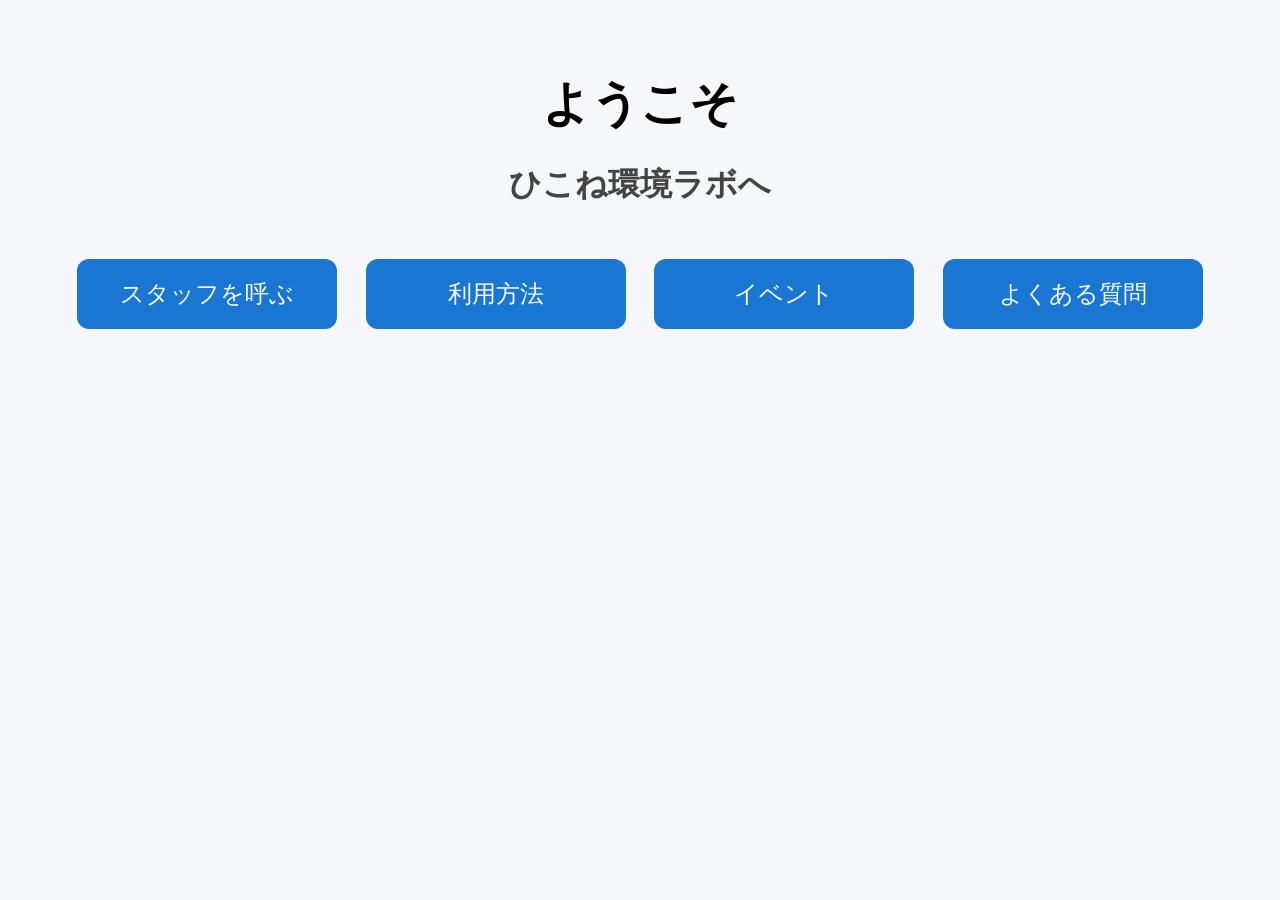
<file: index.html>
<!DOCTYPE html>
<html lang="ja">
<head>
  <meta charset="UTF-8">
  <meta name="viewport" content="width=device-width, initial-scale=1.0">
  <title>ひこね環境ラボ 受付</title>
  <link rel="stylesheet" href="style.css">
</head>

<body>
  <h1>ようこそ</h1>
  <h2>ひこね環境ラボへ</h2>

<button id="callStaff">スタッフを呼ぶ</button>
<button onclick="location.href='guide.html'">
  利用方法
</button>
 <button onclick="location.href='events.html'">
  イベント
</button>

<button onclick="location.href='faq.html'">
  よくある質問
</button>

  <p id="message"></p>
  <script src="script.js"></script>
</body>
</html>
</file>
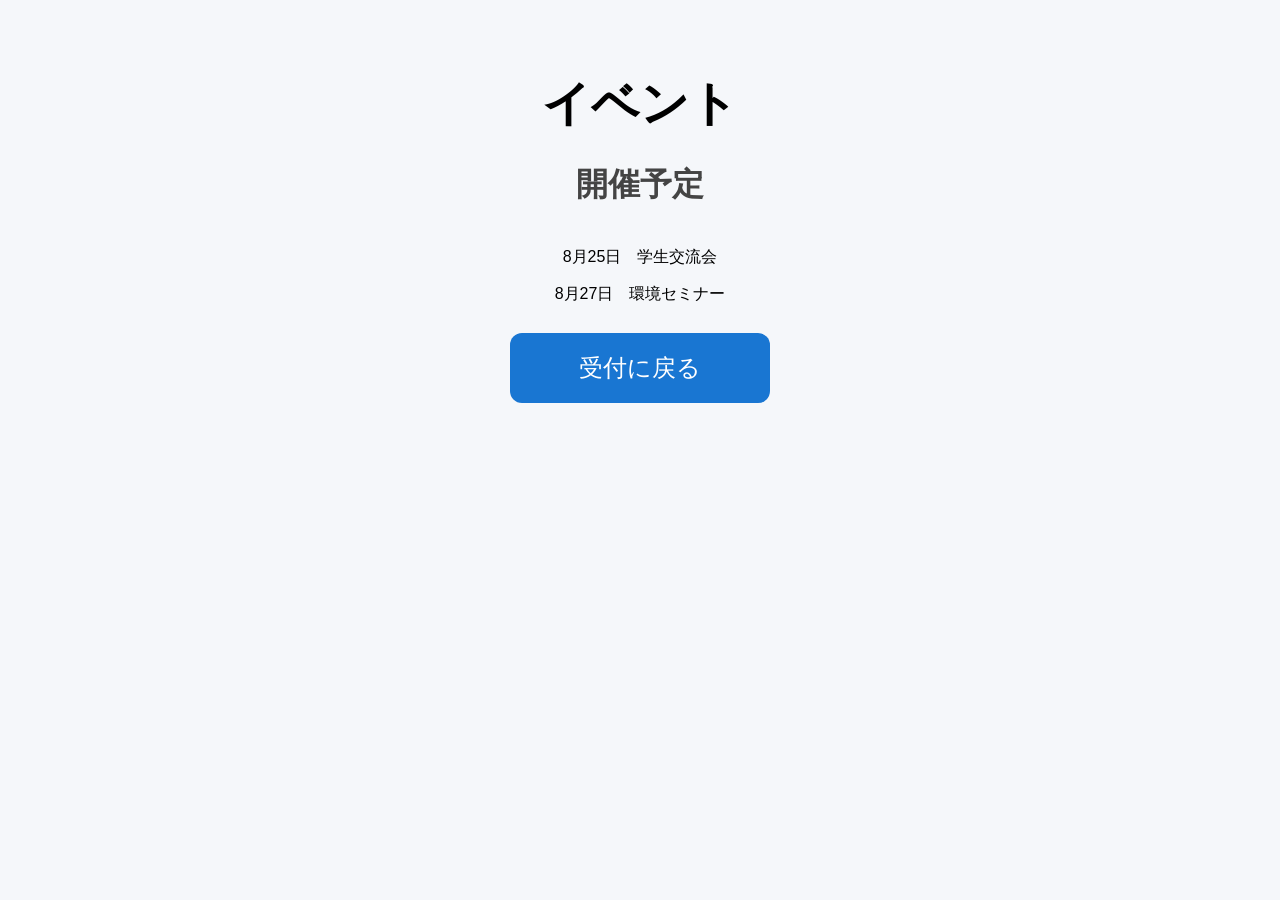
<file: events.html>
<!DOCTYPE html>
<html lang="ja">
<head>
  <meta charset="UTF-8">
  <meta name="viewport" content="width=device-width, initial-scale=1.0">
  <title>イベント | ひこね環境ラボ</title>
  <link rel="stylesheet" href="style.css">
</head>

<body>

  <h1>イベント</h1>

  <h2>開催予定</h2>

  <p>8月25日　学生交流会</p>
  <p>8月27日　環境セミナー</p>

  <button onclick="location.href='index.html'">
    受付に戻る
  </button>

</body>
</html>
</file>
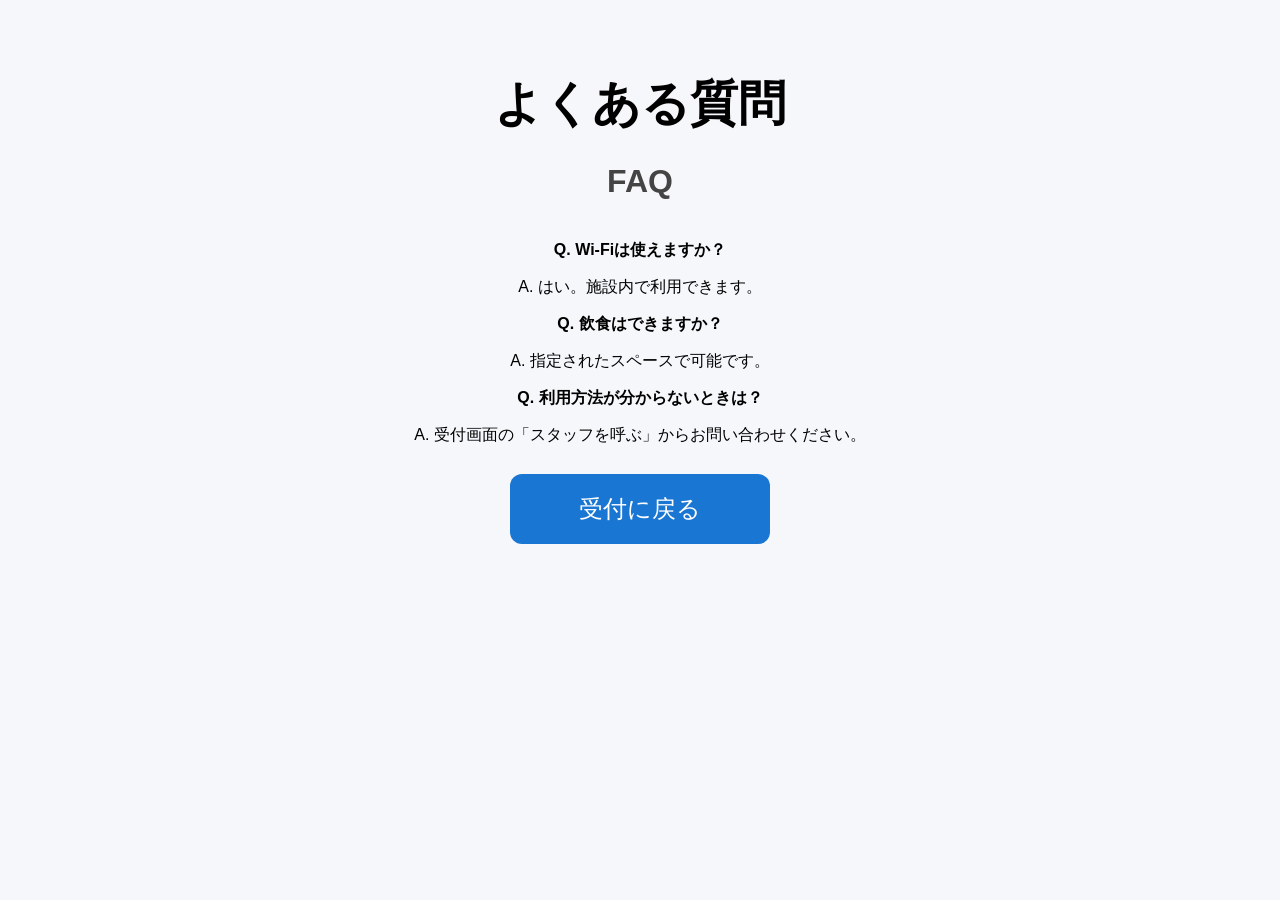
<file: faq.html>
<!DOCTYPE html>
<html lang="ja">
<head>
  <meta charset="UTF-8">
  <meta name="viewport" content="width=device-width, initial-scale=1.0">
  <title>よくある質問 | ひこね環境ラボ</title>
  <link rel="stylesheet" href="style.css">
</head>

<body>

  <h1>よくある質問</h1>

  <h2>FAQ</h2>

  <p><strong>Q. Wi-Fiは使えますか？</strong></p>
  <p>A. はい。施設内で利用できます。</p>

  <p><strong>Q. 飲食はできますか？</strong></p>
  <p>A. 指定されたスペースで可能です。</p>

  <p><strong>Q. 利用方法が分からないときは？</strong></p>
  <p>A. 受付画面の「スタッフを呼ぶ」からお問い合わせください。</p>

  <button onclick="location.href='index.html'">
    受付に戻る
  </button>

</body>
</html>
</file>
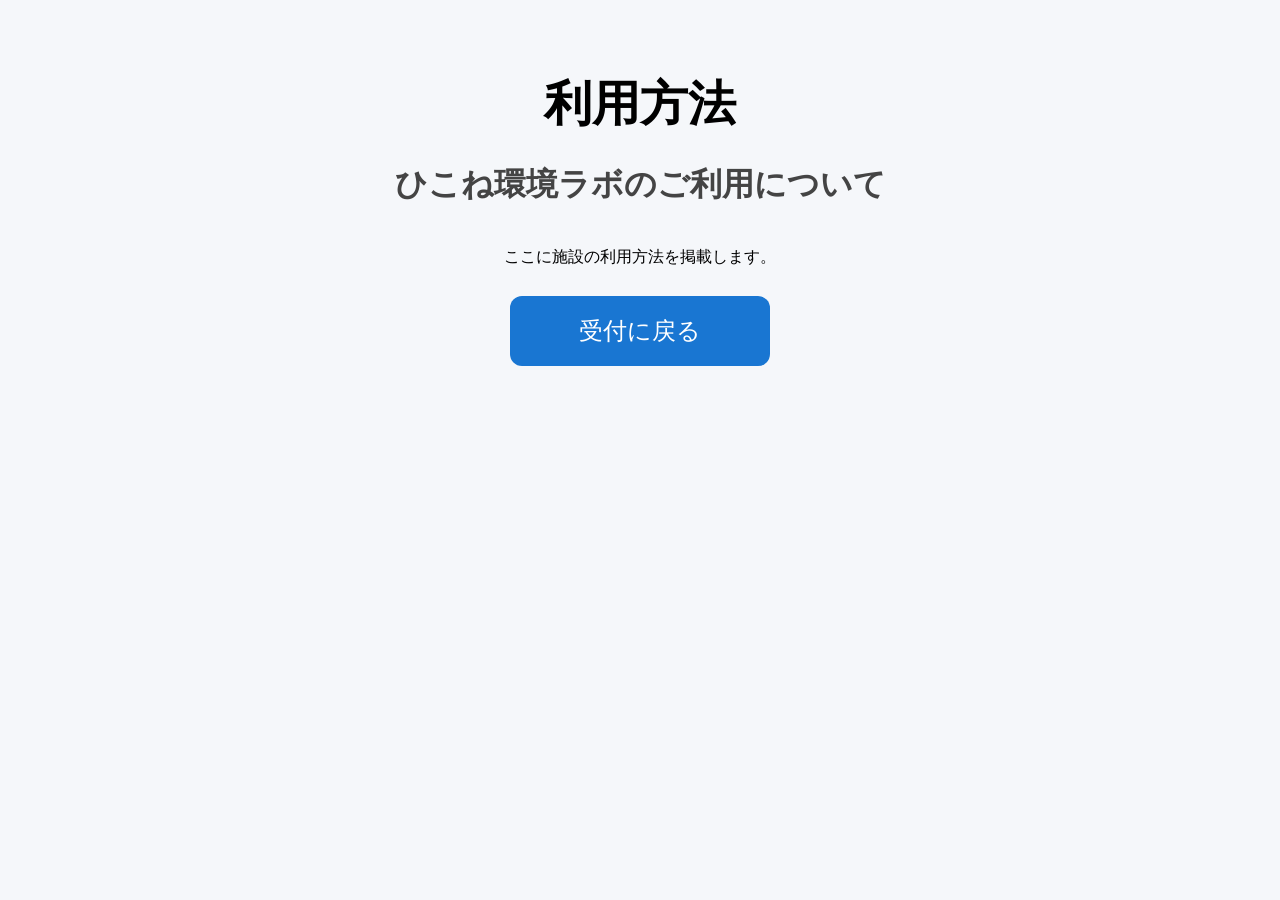
<file: guide.html>
<!DOCTYPE html>
<html lang="ja">
<head>
  <meta charset="UTF-8">
  <meta name="viewport" content="width=device-width, initial-scale=1.0">
  <title>利用方法 | ひこね環境ラボ</title>
  <link rel="stylesheet" href="style.css">
</head>

<body>

  <h1>利用方法</h1>

  <h2>ひこね環境ラボのご利用について</h2>

  <p>ここに施設の利用方法を掲載します。</p>

  <button onclick="location.href='index.html'">
    受付に戻る
  </button>

</body>
</html>
</file>
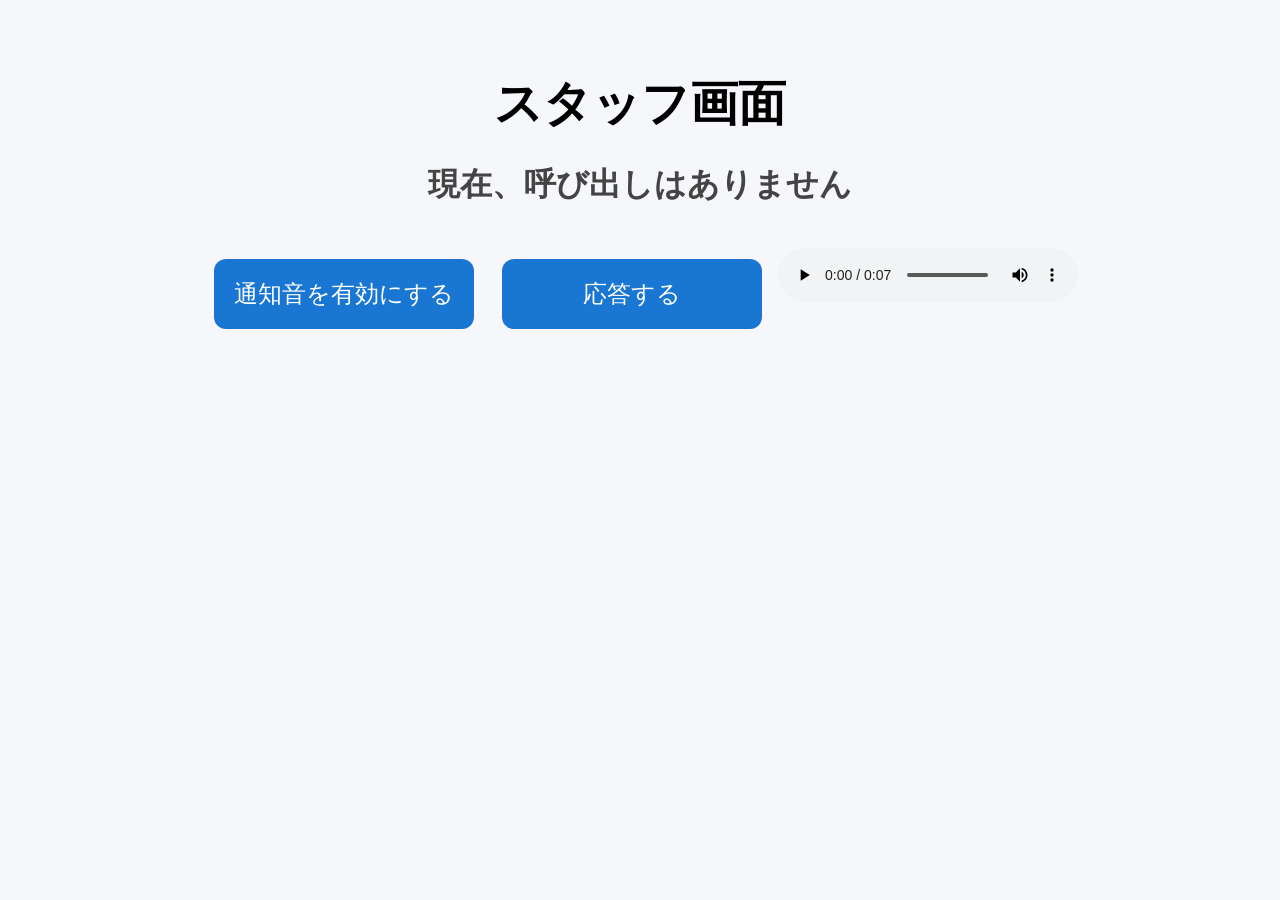
<file: staff.html>
<!DOCTYPE html>
<html lang="ja">
<head>
  <meta charset="UTF-8">
  <meta name="viewport" content="width=device-width, initial-scale=1.0">
  <title>スタッフ受信画面</title>
  <link rel="stylesheet" href="style.css">
</head>


<body>

  <h1>スタッフ画面</h1>

  <h2 id="staffMessage">現在、呼び出しはありません</h2>

<button id="enableSoundButton">
  通知音を有効にする
</button>

  <button id="answerButton">
    応答する
  </button>


<audio id="callSound" controls loop>
  <source src="call.mp3" type="audio/mpeg">
</audio>

  <script src="staff.js"></script>

</body>
</html>
</file>
<file: style.css>
body {
    font-family: sans-serif;
    background: #f5f7fa;
    text-align: center;
    margin: 0;
    padding: 40px;
}

h1 {
    font-size: 48px;
    margin-bottom: 10px;
}

h2 {
    font-size: 32px;
    color: #444;
    margin-bottom: 40px;
}

button {
    width: 260px;
    height: 70px;
    margin: 12px;
    font-size: 24px;
    border-radius: 12px;
    border: none;
    background: #1976d2;
    color: white;
    cursor: pointer;
}

button:hover {
    background: #0d47a1;
}
</file>
